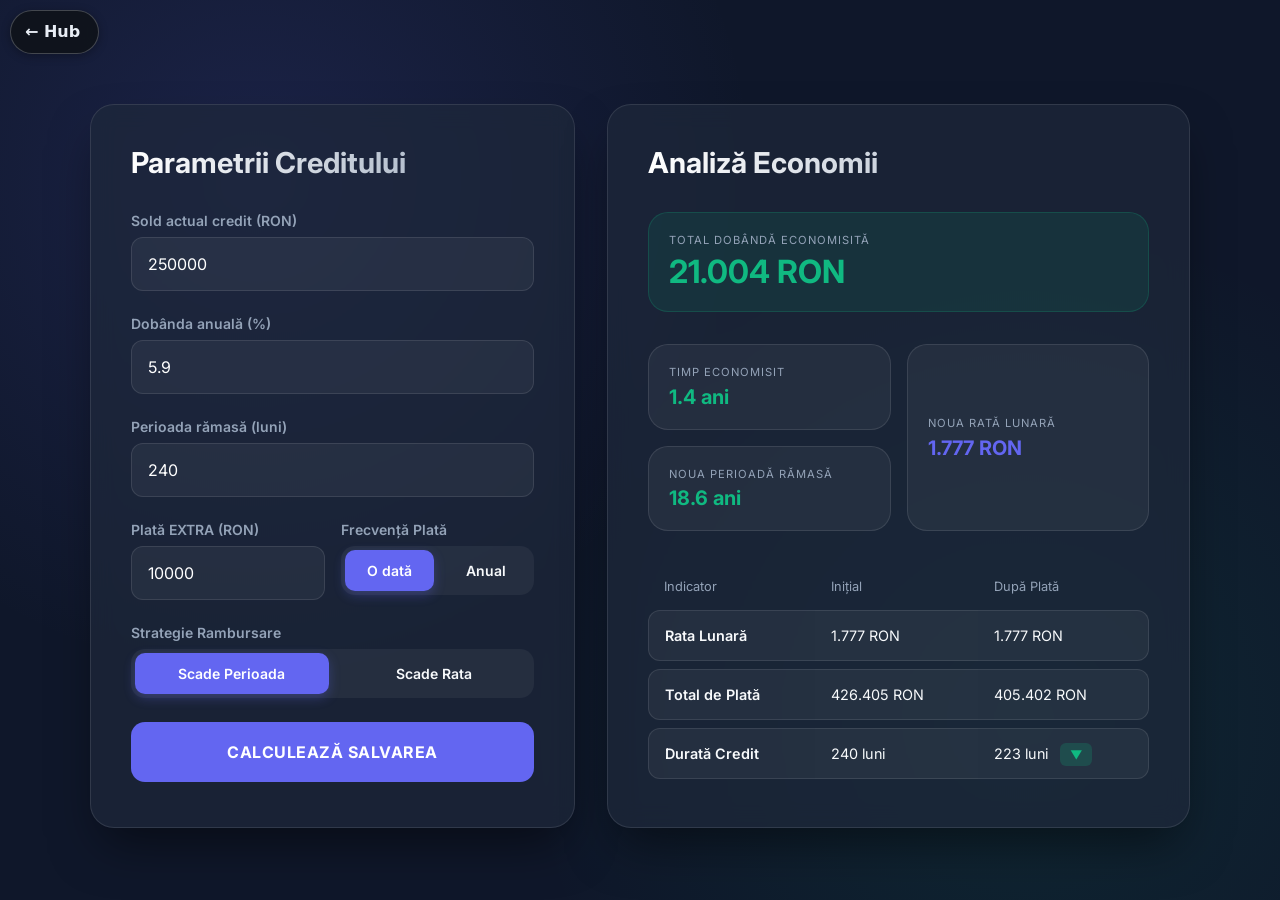
<file: credit/index.html>
<!DOCTYPE html>
<html lang="ro">

<head>
    <meta charset="UTF-8">
    <meta name="viewport" content="width=device-width, initial-scale=1.0">
    <title>Calculator Rambursare Anticipată - Premium</title>
    <link rel="preconnect" href="https://fonts.googleapis.com">
    <link rel="preconnect" href="https://fonts.gstatic.com" crossorigin>
    <link href="https://fonts.googleapis.com/css2?family=Inter:wght@300;400;600;700&display=swap" rel="stylesheet">
    <style>
        :root {
            --primary: #6366f1;
            --primary-hover: #4f46e5;
            --bg: #0f172a;
            --card-bg: rgba(30, 41, 59, 0.7);
            --text: #f8fafc;
            --text-muted: #94a3b8;
            --glass: rgba(255, 255, 255, 0.05);
            --glass-border: rgba(255, 255, 255, 0.1);
            --accent: #10b981;
            --danger: #ef4444;
        }

        * {
            margin: 0;
            padding: 0;
            box-sizing: border-box;
            font-family: 'Inter', sans-serif;
        }

        body {
            background-color: var(--bg);
            background-image:
                radial-gradient(circle at 20% 20%, rgba(99, 102, 241, 0.15) 0%, transparent 40%),
                radial-gradient(circle at 80% 80%, rgba(16, 185, 129, 0.1) 0%, transparent 40%);
            color: var(--text);
            min-height: 100vh;
            display: flex;
            align-items: center;
            justify-content: center;
            padding: 2rem;
        }

        .container {
            max-width: 1100px;
            width: 100%;
            display: grid;
            grid-template-columns: 1fr 1.2fr;
            gap: 2rem;
            animation: fadeIn 0.8s ease-out;
        }

        @media (max-width: 900px) {
            .container {
                grid-template-columns: 1fr;
            }
        }

        .card {
            background: var(--card-bg);
            backdrop-filter: blur(12px);
            -webkit-backdrop-filter: blur(12px);
            border: 1px solid var(--glass-border);
            border-radius: 24px;
            padding: 2.5rem;
            box-shadow: 0 25px 50px -12px rgba(0, 0, 0, 0.5);
        }

        h1 {
            font-size: 1.8rem;
            font-weight: 700;
            margin-bottom: 2rem;
            background: linear-gradient(90deg, #fff, #94a3b8);
            -webkit-background-clip: text;
            -webkit-text-fill-color: transparent;
        }

        .input-group {
            margin-bottom: 1.5rem;
        }

        label {
            display: block;
            font-size: 0.875rem;
            font-weight: 600;
            color: var(--text-muted);
            margin-bottom: 0.5rem;
        }

        input {
            width: 100%;
            padding: 1rem;
            background: var(--glass);
            border: 1px solid var(--glass-border);
            border-radius: 12px;
            color: #fff;
            font-size: 1rem;
            transition: all 0.3s;
        }

        input:focus {
            outline: none;
            border-color: var(--primary);
            box-shadow: 0 0 0 4px rgba(99, 102, 241, 0.2);
            background: rgba(255, 255, 255, 0.08);
        }

        .toggle-group {
            display: grid;
            grid-template-columns: 1fr 1fr;
            gap: 0.5rem;
            background: var(--glass);
            padding: 0.25rem;
            border-radius: 14px;
            margin-bottom: 1.5rem;
        }

        .toggle-option {
            padding: 0.75rem;
            text-align: center;
            cursor: pointer;
            border-radius: 10px;
            font-size: 0.875rem;
            font-weight: 600;
            transition: all 0.3s;
        }

        .toggle-option.active {
            background: var(--primary);
            color: #fff;
            box-shadow: 0 4px 12px rgba(99, 102, 241, 0.3);
        }

        .btn-calculate {
            width: 100%;
            padding: 1.25rem;
            background: var(--primary);
            color: #fff;
            border: none;
            border-radius: 14px;
            font-size: 1rem;
            font-weight: 700;
            cursor: pointer;
            transition: all 0.3s;
            text-transform: uppercase;
            letter-spacing: 0.5px;
        }

        .btn-calculate:hover {
            background: var(--primary-hover);
            transform: translateY(-2px);
            box-shadow: 0 10px 20px rgba(79, 70, 229, 0.4);
        }

        /* Results Area */
        .results-header {
            margin-bottom: 2rem;
        }

        .stat-grid {
            display: grid;
            grid-template-columns: 1fr 1fr;
            gap: 1rem;
            margin-bottom: 2rem;
        }

        /* Specific layout for the 3 smaller cards on the right */
        .sub-stats {
            display: grid;
            grid-template-columns: 1fr;
            gap: 1rem;
        }

        .stat-card {
            background: var(--glass);
            padding: 1.25rem;
            border-radius: 20px;
            border: 1px solid var(--glass-border);
            transition: transform 0.3s;
        }

        .stat-card:hover {
            transform: scale(1.02);
        }

        .stat-label {
            font-size: 0.7rem;
            color: var(--text-muted);
            text-transform: uppercase;
            letter-spacing: 1px;
            margin-bottom: 0.35rem;
            display: block;
        }

        .stat-value {
            font-size: 1.25rem;
            font-weight: 700;
            color: var(--accent);
        }

        .stat-value.hero {
            font-size: 2rem;
        }

        .comparison-table {
            width: 100%;
            border-collapse: separate;
            border-spacing: 0 0.5rem;
        }

        .comparison-table th {
            text-align: left;
            padding: 0.5rem 1rem;
            color: var(--text-muted);
            font-size: 0.8rem;
            font-weight: 400;
        }

        .comparison-table td {
            padding: 1rem;
            background: var(--glass);
            border-top: 1px solid var(--glass-border);
            border-bottom: 1px solid var(--glass-border);
            font-size: 0.9rem;
        }

        .comparison-table td:first-child {
            border-left: 1px solid var(--glass-border);
            border-top-left-radius: 12px;
            border-bottom-left-radius: 12px;
            font-weight: 600;
        }

        .comparison-table td:last-child {
            border-right: 1px solid var(--glass-border);
            border-top-right-radius: 12px;
            border-bottom-right-radius: 12px;
        }

        .diff-tag {
            font-size: 0.75rem;
            padding: 0.25rem 0.6rem;
            border-radius: 6px;
            margin-left: 0.5rem;
            font-weight: 700;
        }

        .diff-good {
            background: rgba(16, 185, 129, 0.2);
            color: #10b981;
        }

        @keyframes fadeIn {
            from {
                opacity: 0;
                transform: translateY(20px);
            }

            to {
                opacity: 1;
                transform: translateY(0);
            }
        }
    </style>
<style>
.hubbtn{position:fixed;top:max(10px,env(safe-area-inset-top));left:max(10px,env(safe-area-inset-left));z-index:2147483000;display:inline-flex;align-items:center;gap:6px;min-height:44px;padding:0 18px 0 14px;border-radius:999px;background:rgba(15,19,26,.9);color:#E8EDF5;border:1px solid rgba(255,255,255,.22);font:600 16px/1 system-ui,-apple-system,"Segoe UI",Roboto,sans-serif;text-decoration:none;-webkit-backdrop-filter:blur(8px);backdrop-filter:blur(8px);box-shadow:0 2px 10px rgba(0,0,0,.3);-webkit-tap-highlight-color:transparent}
.hubbtn:active{transform:scale(.96)}
.hubbtn:focus-visible{outline:3px solid #7DA2FF;outline-offset:2px}
body{box-sizing:border-box;padding-top:calc(64px + env(safe-area-inset-top))}
</style>
</head>

<body>
<a class="hubbtn" href="../index.html" aria-label="Înapoi la Hub">← Hub</a>

    <div class="container">
        <!-- Configuration Card -->
        <div class="card">
            <h1>Parametrii Creditului</h1>

            <div class="input-group">
                <label>Sold actual credit (RON)</label>
                <input type="number" id="balance" placeholder="Ex: 250000" value="250000">
            </div>

            <div class="input-group">
                <label>Dobânda anuală (%)</label>
                <input type="number" step="0.01" id="rate" placeholder="Ex: 5.9" value="5.9">
            </div>

            <div class="input-group">
                <label>Perioada rămasă (luni)</label>
                <input type="number" id="months" placeholder="Ex: 240" value="240">
            </div>

            <div style="display: grid; grid-template-columns: 1fr 1fr; gap: 1rem;">
                <div class="input-group">
                    <label>Plată EXTRA (RON)</label>
                    <input type="number" id="extra" placeholder="Ex: 10000" value="10000">
                </div>
                <div class="input-group">
                    <label>Frecvență Plată</label>
                    <div class="toggle-group" style="margin-bottom: 0;">
                        <div class="toggle-option active" data-freq="once" onclick="setFrequency('once')">O dată</div>
                        <div class="toggle-option" data-freq="annual" onclick="setFrequency('annual')">Anual</div>
                    </div>
                </div>
            </div>

            <label>Strategie Rambursare</label>
            <div class="toggle-group">
                <div class="toggle-option active" data-strategy="period" onclick="setStrategy('period')">Scade Perioada
                </div>
                <div class="toggle-option" data-strategy="installment" onclick="setStrategy('installment')">Scade Rata
                </div>
            </div>

            <button class="btn-calculate" onclick="calculate()">Calculează Salvarea</button>
        </div>

        <!-- Results Card -->
        <div id="results" class="card">
            <div class="results-header">
                <h1>Analiză Economii</h1>
                <div class="stat-card"
                    style="background: rgba(16, 185, 129, 0.1); border-color: rgba(16, 185, 129, 0.2); margin-top: 1rem;">
                    <span class="stat-label">Total Dobândă Economisită</span>
                    <div id="totalSavings" class="stat-value hero">0 RON</div>
                </div>
            </div>

            <div class="stat-grid">
                <!-- Column 1 -->
                <div class="sub-stats">
                    <div class="stat-card">
                        <span class="stat-label" id="impactLabel">Timp Economisit</span>
                        <div id="impactValue" class="stat-value">0 luni</div>
                    </div>
                    <div class="stat-card">
                        <span class="stat-label">Noua Perioadă Rămasă</span>
                        <div id="timeRemaining" class="stat-value">0 luni</div>
                    </div>
                </div>
                <!-- Column 2 (New Monthly Payment - Now Hero) -->
                <div class="sub-stats">
                    <div class="stat-card"
                        style="height: 100%; display: flex; flex-direction: column; justify-content: center;">
                        <span class="stat-label">Noua Rată Lunară</span>
                        <div id="newMonthly" class="stat-value" style="color: #6366f1;">0 RON</div>
                    </div>
                </div>
            </div>

            <table class="comparison-table">
                <thead>
                    <tr>
                        <th>Indicator</th>
                        <th>Inițial</th>
                        <th>După Plată</th>
                    </tr>
                </thead>
                <tbody>
                    <tr>
                        <td>Rata Lunară</td>
                        <td id="compOldRate">0 RON</td>
                        <td id="compNewRate">0 RON</td>
                    </tr>
                    <tr>
                        <td>Total de Plată</td>
                        <td id="compOldTotal">0 RON</td>
                        <td id="compNewTotal">0 RON</td>
                    </tr>
                    <tr>
                        <td>Durată Credit</td>
                        <td id="compOldMonths">0 luni</td>
                        <td id="compNewMonths">0 luni</td>
                    </tr>
                </tbody>
            </table>
        </div>
    </div>

    <script>
        let currentStrategy = 'period';
        let currentFrequency = 'once';

        function setStrategy(strategy) {
            currentStrategy = strategy;
            document.querySelectorAll('[data-strategy]').forEach(opt => {
                opt.classList.toggle('active', opt.dataset.strategy === strategy);
            });
            calculate();
        }

        function setFrequency(freq) {
            currentFrequency = freq;
            document.querySelectorAll('[data-freq]').forEach(opt => {
                opt.classList.toggle('active', opt.dataset.freq === freq);
            });
            calculate();
        }

        function calculateAnnuity(principal, annualRate, months) {
            if (months <= 0 || principal <= 0) return 0;
            const r = annualRate / 100 / 12;
            if (r === 0) return principal / months;
            return principal * (r * Math.pow(1 + r, months)) / (Math.pow(1 + r, months) - 1);
        }

        function calculate() {
            const P = parseFloat(document.getElementById('balance').value) || 0;
            const annualRate = parseFloat(document.getElementById('rate').value) || 0;
            const originalMonths = parseInt(document.getElementById('months').value) || 0;
            const extraAmount = parseFloat(document.getElementById('extra').value) || 0;

            if (P <= 0 || annualRate <= 0 || originalMonths <= 0) return;

            const r = annualRate / 100 / 12;

            // --- Baseline Calculation ---
            const originalMonthly = Number(calculateAnnuity(P, annualRate, originalMonths).toFixed(2));
            let baselineInterest = 0;
            let tempP = P;
            for (let i = 0; i < originalMonths; i++) {
                const interest = Number((tempP * r).toFixed(2));
                baselineInterest += interest;
                const payment = Math.min(Number((tempP + interest).toFixed(2)), originalMonthly);
                tempP = Number((tempP + interest - payment).toFixed(2));
            }
            const originalTotalRepayment = Number((P + baselineInterest).toFixed(2));

            // --- Advanced Calculation (with simulation & rounding) ---
            let currentP = P;
            let totalInterestPaid = 0;
            let currentMonthly = originalMonthly;
            let monthCount = 0;

            // Simulation loop (Standard Bank Amortization)
            while (currentP > 0.005 && monthCount < 600) {
                monthCount++;

                // 1. Calculate Interest for the current principal (rounded to 2 decimals like a bank)
                const interest = Number((currentP * r).toFixed(2));
                totalInterestPaid += interest;

                // 2. Regular Payment
                let payment = Math.min(Number((currentP + interest).toFixed(2)), currentMonthly);
                currentP = Number((currentP + interest - payment).toFixed(2));

                // 3. Extra Payment (Applied after regular payment for the month)
                let applyExtra = false;
                if (currentFrequency === 'once' && monthCount === 1) applyExtra = true;
                // Annual payment typically starts in the first year
                if (currentFrequency === 'annual' && (monthCount - 1) % 12 === 0) applyExtra = true;

                if (applyExtra && currentP > 0) {
                    const actualExtra = Math.min(currentP, extraAmount);
                    currentP = Number((currentP - actualExtra).toFixed(2));

                    // If Strategy is Reduce Rate, recalculate installment for the remaining duration
                    if (currentStrategy === 'installment') {
                        const remainingDuration = originalMonths - monthCount;
                        if (remainingDuration > 0) {
                            currentMonthly = Number(calculateAnnuity(currentP, annualRate, remainingDuration).toFixed(2));
                        } else {
                            currentMonthly = currentP;
                        }
                    }
                }

                if (currentP <= 0) break;
            }

            const newTotalRepayment = Number((P + totalInterestPaid).toFixed(2));
            const totalSavings = originalTotalRepayment - newTotalRepayment;

            // --- UI Updates ---
            document.getElementById('totalSavings').innerText = `${Math.round(totalSavings).toLocaleString('ro-RO')} RON`;
            document.getElementById('newMonthly').innerText = `${Math.round(currentMonthly).toLocaleString('ro-RO')} RON`;

            document.getElementById('compOldRate').innerText = `${Math.round(originalMonthly).toLocaleString('ro-RO')} RON`;
            document.getElementById('compNewRate').innerHTML = `${Math.round(currentMonthly).toLocaleString('ro-RO')} RON ${currentMonthly < originalMonthly - 1 ? '<span class="diff-tag diff-good">▼</span>' : ''}`;

            document.getElementById('compOldTotal').innerText = `${Math.round(originalTotalRepayment).toLocaleString('ro-RO')} RON`;
            document.getElementById('compNewTotal').innerText = `${Math.round(newTotalRepayment).toLocaleString('ro-RO')} RON`;

            document.getElementById('compOldMonths').innerText = `${originalMonths} luni`;
            document.getElementById('compNewMonths').innerHTML = `${monthCount} luni ${monthCount < originalMonths ? '<span class="diff-tag diff-good">▼</span>' : ''}`;

            // Time Remaining Card
            document.getElementById('timeRemaining').innerText = monthCount >= 12
                ? `${(monthCount / 12).toFixed(1)} ani`
                : `${monthCount} luni`;

            if (currentStrategy === 'period') {
                document.getElementById('impactLabel').innerText = "Timp Economisit";
                const monthsSaved = originalMonths - monthCount;
                document.getElementById('impactValue').innerText = monthsSaved >= 12
                    ? `${(monthsSaved / 12).toFixed(1)} ani`
                    : `${Math.round(monthsSaved)} luni`;
            } else {
                document.getElementById('impactLabel').innerText = "Rată Scăzută Cu";
                document.getElementById('impactValue').innerText = `${Math.round(originalMonthly - currentMonthly)} RON`;
            }
        }

        calculate();
    </script>
</body>

</html>
</file>
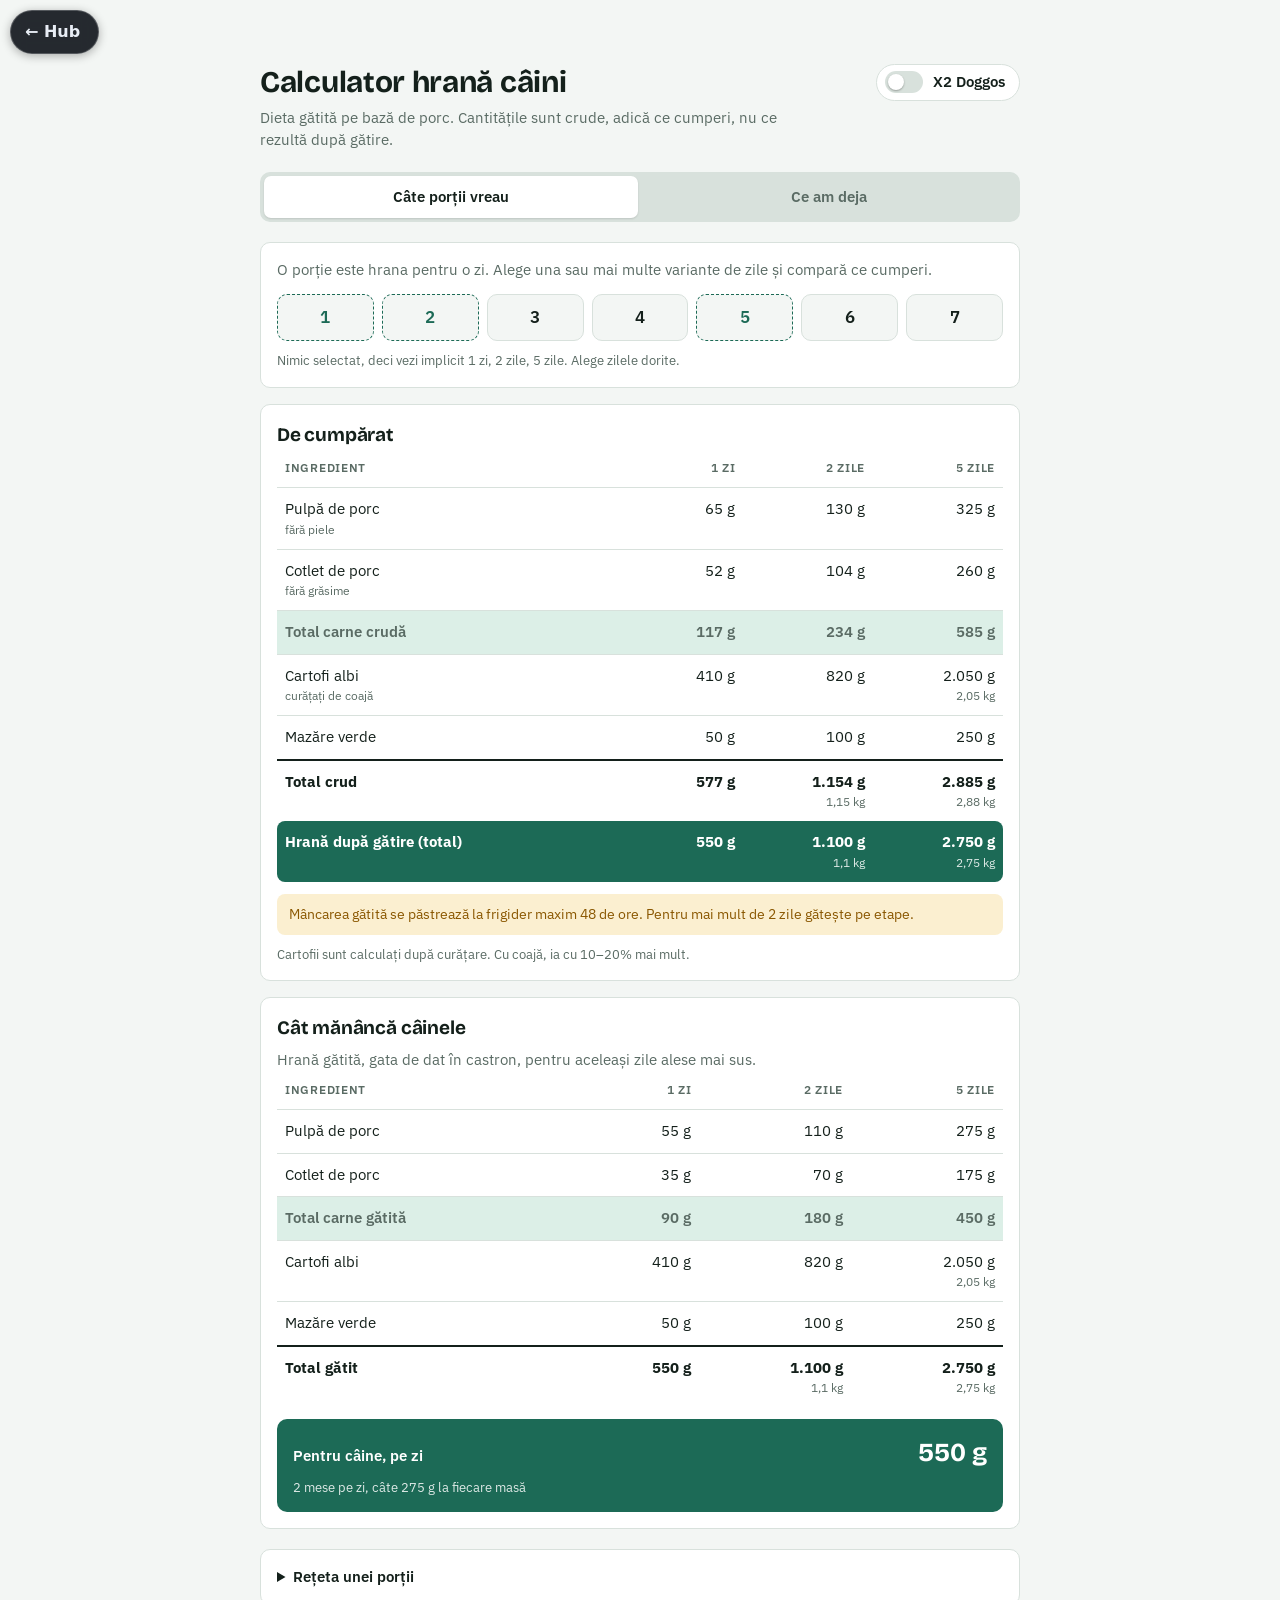
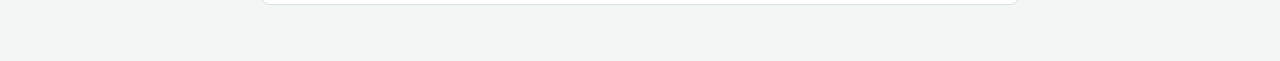
<file: dogfood/index.html>
<!doctype html>
<html lang="ro">
<head>
<meta charset="utf-8">
<meta name="viewport" content="width=device-width, initial-scale=1, viewport-fit=cover">
<title>Calculator hrană câini</title>
<link rel="stylesheet" href="https://fonts.googleapis.com/css2?family=Bricolage+Grotesque:wght@600;700&family=IBM+Plex+Sans:wght@400;500;600&display=swap">
<style>
/* Layout: one narrow working column (max 760px). Tabs on top, inputs, then a ledger-style table
   with subtotal rows and a closing band for the cooked total. */
:root {
  --bg: #F3F6F4;
  --surface: #FFFFFF;
  --fg: #14201B;
  --muted: #5A6B64;
  --line: #D8E1DC;
  --accent: #1C6A56;
  --accent-fg: #FFFFFF;
  --accent-soft: #DCEFE7;
  --warn: #8A5700;
  --warn-soft: #FBEFD0;
  --bad: #A3362B;
  --f-display: "Bricolage Grotesque", "Segoe UI", system-ui, sans-serif;
  --f-body: "IBM Plex Sans", "Segoe UI", system-ui, sans-serif;
}
@media (prefers-color-scheme: dark) {
  :root:not([data-theme="light"]) {
    --bg: #0E1512;
    --surface: #16201C;
    --fg: #E5EEE9;
    --muted: #94A69E;
    --line: #28372F;
    --accent: #5FC6A5;
    --accent-fg: #07140E;
    --accent-soft: #1B3A30;
    --warn: #EAB85A;
    --warn-soft: #3A2D12;
    --bad: #F2897D;
    color-scheme: dark;
  }
}
:root[data-theme="dark"] {
  --bg: #0E1512;
  --surface: #16201C;
  --fg: #E5EEE9;
  --muted: #94A69E;
  --line: #28372F;
  --accent: #5FC6A5;
  --accent-fg: #07140E;
  --accent-soft: #1B3A30;
  --warn: #EAB85A;
  --warn-soft: #3A2D12;
  --bad: #F2897D;
  color-scheme: dark;
}
* { box-sizing: border-box; }
body {
  background: var(--bg);
  color: var(--fg);
  font-family: var(--f-body);
  font-size: 15px;
  line-height: 1.5;
  padding-block: 28px 56px;
  padding-left: max(16px, env(safe-area-inset-left, 0px));
  padding-right: max(16px, env(safe-area-inset-right, 0px));
}
.wrap { max-width: 760px; margin: 0 auto; display: flex; flex-direction: column; gap: 20px; }
h1, h2 { font-family: var(--f-display); text-wrap: balance; margin: 0; letter-spacing: -0.01em; }
h1 { font-size: 30px; line-height: 1.1; }
h2 { font-size: 19px; }
.sub { color: var(--muted); margin: 6px 0 0; max-width: 60ch; }
.num { font-variant-numeric: tabular-nums; }

.tabs { display: grid; grid-template-columns: 1fr 1fr; gap: 4px; padding: 4px; background: var(--line); border-radius: 10px; }
.tab {
  font: inherit; font-weight: 600; color: var(--muted); background: transparent; border: 0;
  border-radius: 7px; padding: 10px 8px; cursor: pointer; min-width: 0;
}
.tab[aria-selected="true"] { background: var(--surface); color: var(--fg); box-shadow: 0 1px 2px rgba(0,0,0,.12); }
:focus-visible { outline: 2px solid var(--accent); outline-offset: 2px; }

.panel { display: flex; flex-direction: column; gap: 16px; }
.box { background: var(--surface); border: 1px solid var(--line); border-radius: 10px; padding: 16px; }
.lead { color: var(--muted); margin: 0 0 12px; }

label.field { display: flex; flex-direction: column; gap: 4px; min-width: 0; font-weight: 500; }
label.field small { color: var(--muted); font-weight: 400; }
input[type="number"] {
  font: inherit; font-variant-numeric: tabular-nums; color: var(--fg); background: var(--bg);
  border: 1px solid var(--line); border-radius: 8px; padding: 10px 12px; width: 100%; min-width: 0;
}
input[type="number"]:focus { border-color: var(--accent); }
.unit { position: relative; }
.unit input { padding-right: 36px; }
.unit::after { content: "g"; position: absolute; right: 12px; top: 50%; transform: translateY(-50%); color: var(--muted); pointer-events: none; }

.stepper { display: flex; gap: 8px; align-items: stretch; }
.stepper input { text-align: center; font-size: 22px; font-weight: 600; max-width: 110px; }
.btn {
  font: inherit; font-weight: 600; color: var(--fg); background: var(--surface); border: 1px solid var(--line);
  border-radius: 8px; padding: 8px 14px; cursor: pointer;
}
.btn:hover { border-color: var(--accent); }
.btn.sq { width: 44px; padding: 0; font-size: 20px; }
.chips { display: flex; flex-wrap: wrap; gap: 8px; margin-top: 12px; align-items: center; }
.chips .lbl { color: var(--muted); margin-right: 2px; }
.chip { font: inherit; font-weight: 500; border: 1px solid var(--line); background: var(--bg); color: var(--fg); border-radius: 999px; padding: 4px 14px; cursor: pointer; }
.chip[aria-pressed="true"] { background: var(--accent); border-color: var(--accent); color: var(--accent-fg); }
.chip.dflt { border-style: dashed; border-color: var(--accent); color: var(--accent); }
.days { display: grid; grid-template-columns: repeat(7, 1fr); gap: 8px; }
.days .chip { padding: 10px 0; text-align: center; font-weight: 600; font-size: 17px; border-radius: 10px; font-variant-numeric: tabular-nums; }

.top { display: flex; flex-wrap: wrap; align-items: center; justify-content: space-between; gap: 12px 16px; }
.switch {
  display: inline-flex; align-items: center; gap: 10px; font: inherit; font-weight: 600; color: var(--fg);
  background: var(--surface); border: 1px solid var(--line); border-radius: 999px; padding: 6px 14px 6px 8px; cursor: pointer;
}
.switch .trk { position: relative; width: 38px; height: 22px; border-radius: 999px; background: var(--line); flex: none; }
.switch .trk::after { content: ""; position: absolute; top: 3px; left: 3px; width: 16px; height: 16px; border-radius: 50%; background: var(--surface); box-shadow: 0 1px 2px rgba(0,0,0,.3); }
.switch[aria-checked="true"] { border-color: var(--accent); }
.switch[aria-checked="true"] .trk { background: var(--accent); }
.switch[aria-checked="true"] .trk::after { left: 19px; background: var(--accent-fg); }
@media (prefers-reduced-motion: no-preference) {
  .switch .trk, .switch .trk::after { transition: background .15s, left .15s; }
}

.grid4 { display: grid; grid-template-columns: repeat(auto-fit, minmax(160px, 1fr)); gap: 14px; }

.tblwrap { overflow-x: auto; }
table { width: 100%; border-collapse: collapse; }
th, td { padding: 10px 8px; text-align: left; vertical-align: top; border-bottom: 1px solid var(--line); }
th { font-size: 12px; text-transform: uppercase; letter-spacing: .06em; color: var(--muted); font-weight: 600; white-space: nowrap; }
td.n, th.n { text-align: right; font-variant-numeric: tabular-nums; }
td small, .kg { display: block; color: var(--muted); font-size: 12px; font-weight: 400; }
td .note { color: var(--muted); font-size: 12px; display: block; }
tr.sub td { background: var(--accent-soft); font-weight: 600; }
tr.tot td { font-weight: 700; border-bottom: 0; border-top: 2px solid var(--fg); }
#panel-portii td.n, #panel-portii th.n { white-space: nowrap; }
#panel-portii td:first-child, #panel-portii th:first-child { position: sticky; left: 0; background: var(--surface); }
#panel-portii tr.sub td:first-child { background: var(--accent-soft); }
#panel-portii tr.cookrow td:first-child { background: var(--accent); }
tr.cookrow td { background: var(--accent); color: var(--accent-fg); font-weight: 700; border-bottom: 0; }
tr.cookrow td small { color: inherit; opacity: .85; }
tr.cookrow td:first-child { border-radius: 8px 0 0 8px; }
tr.cookrow td:last-child { border-radius: 0 8px 8px 0; }
.pill { display: inline-block; font-size: 11px; font-weight: 600; background: var(--warn-soft); color: var(--warn); border-radius: 999px; padding: 1px 8px; margin-left: 6px; vertical-align: 1px; white-space: nowrap; }
.good { color: var(--accent); font-weight: 600; }
.short { color: var(--bad); font-weight: 600; }

.cooked {
  display: flex; flex-wrap: wrap; justify-content: space-between; align-items: baseline; gap: 6px 16px;
  background: var(--accent); color: var(--accent-fg); border-radius: 10px; padding: 14px 16px; margin-top: 12px;
}
.cooked .t { font-weight: 600; }
.cooked .v { font-family: var(--f-display); font-size: 26px; font-weight: 700; font-variant-numeric: tabular-nums; }
.cooked .d { flex-basis: 100%; font-size: 13px; opacity: .85; font-variant-numeric: tabular-nums; }

.headline { display: flex; flex-wrap: wrap; align-items: baseline; gap: 4px 14px; }
.headline .big { font-family: var(--f-display); font-size: 44px; font-weight: 700; line-height: 1; color: var(--accent); font-variant-numeric: tabular-nums; }
.headline .what { font-size: 17px; font-weight: 600; }
.why { color: var(--muted); margin: 8px 0 0; }
.callout { border-radius: 8px; padding: 10px 12px; background: var(--warn-soft); color: var(--warn); margin-top: 12px; font-size: 14px; }
.foot { color: var(--muted); font-size: 13px; margin: 10px 0 0; }
.empty { color: var(--muted); margin: 0; }

details.recipe summary { cursor: pointer; font-weight: 600; }
details.recipe[open] summary { margin-bottom: 12px; }
.rtable td { vertical-align: middle; }
.rtable input { max-width: 110px; margin-left: auto; display: block; padding: 6px 8px; text-align: right; }

@media (max-width: 480px) {
  h1 { font-size: 26px; }
  .headline .big { font-size: 38px; }
  th, td { padding: 9px 5px; }
}
@media (prefers-reduced-motion: no-preference) {
  .tab, .btn, .chip { transition: background .15s, border-color .15s, color .15s; }
}
html{color-scheme:light}
body{margin:0}
[hidden]{display:none!important}
</style>

<style>
.hubbtn{position:fixed;top:max(10px,env(safe-area-inset-top));left:max(10px,env(safe-area-inset-left));z-index:2147483000;display:inline-flex;align-items:center;gap:6px;min-height:44px;padding:0 18px 0 14px;border-radius:999px;background:rgba(15,19,26,.9);color:#E8EDF5;border:1px solid rgba(255,255,255,.22);font:600 16px/1 system-ui,-apple-system,"Segoe UI",Roboto,sans-serif;text-decoration:none;-webkit-backdrop-filter:blur(8px);backdrop-filter:blur(8px);box-shadow:0 2px 10px rgba(0,0,0,.3);-webkit-tap-highlight-color:transparent}
.hubbtn:active{transform:scale(.96)}
.hubbtn:focus-visible{outline:3px solid #7DA2FF;outline-offset:2px}
body{box-sizing:border-box;padding-top:calc(64px + env(safe-area-inset-top))}
</style>
</head>
<body>
<a class="hubbtn" href="../index.html" aria-label="Înapoi la Hub">← Hub</a>
<div class="wrap">
  <header>
    <div class="top">
      <h1>Calculator hrană câini</h1>
      <button class="switch" id="dbl" type="button" role="switch" aria-checked="false"><span class="trk"></span>X2 Doggos</button>
    </div>
    <p class="sub">Dieta gătită pe bază de porc. Cantitățile sunt crude, adică ce cumperi, nu ce rezultă după gătire.</p>
  </header>

  <div class="tabs" role="tablist" aria-label="Mod de calcul">
    <button class="tab" role="tab" id="tab-portii" aria-controls="panel-portii" aria-selected="true" type="button">Câte porții vreau</button>
    <button class="tab" role="tab" id="tab-am" aria-controls="panel-am" aria-selected="false" type="button">Ce am deja</button>
  </div>

  <section class="panel" id="panel-portii" role="tabpanel" aria-labelledby="tab-portii">
    <div class="box">
      <p class="lead">O porție este hrana pentru o zi. Alege una sau mai multe variante de zile și compară ce cumperi.</p>
      <div class="days" id="days" role="group" aria-label="Număr de zile"></div>
      <p class="foot" id="days-hint"></p>
    </div>
    <div class="box">
      <h2 id="p-title">De cumpărat</h2>
      <div id="out-portii"></div>
    </div>
    <div class="box">
      <h2>Cât mănâncă câinele</h2>
      <p class="lead" style="margin:6px 0 0">Hrană gătită, gata de dat în castron, pentru aceleași zile alese mai sus.</p>
      <div id="out-eat"></div>
    </div>
  </section>

  <section class="panel" id="panel-am" role="tabpanel" aria-labelledby="tab-am" hidden>
    <div class="box">
      <p class="lead">Scrie cât ai din oricare ingredient, în grame crude. Cele goale nu limitează calculul.</p>
      <div class="grid4" id="have-grid"></div>
      <div class="chips"><button class="btn" id="clear" type="button">Șterge tot</button></div>
    </div>
    <div class="box">
      <div id="out-am"></div>
    </div>
  </section>

  <details class="box recipe" id="recipe">
    <summary>Rețeta unei porții</summary>
    <p class="lead">Valorile gătite sunt din fișa dietei. Carnea crudă e mărită față de fișă (pulpă 65 g în loc de 60 g, cotlet 52 g în loc de 48 g), pentru că la gătit se pierde mai multă apă. Le poți schimba dacă medicul veterinar modifică rețeta.</p>
    <div class="tblwrap">
      <table class="rtable">
        <thead><tr><th>Ingredient</th><th class="n">Crud (g)</th><th class="n">Gătit (g)</th></tr></thead>
        <tbody id="recipe-body"></tbody>
      </table>
    </div>
    <div class="chips"><button class="btn" id="reset" type="button">Revino la valorile din fișă</button></div>
  </details>
</div>

<script>
(function () {
  var DEFAULTS = [
    // Fișa veterinară zice 60 g și 48 g crud, dar la gătit a ieșit prea puțin (testat pe 5 zile, X2):
    // carnea crudă e mărită (pulpă 65 g, cotlet 52 g) ca să iasă cantitatea gătită din fișă (55 g și 35 g).
    { id: 'pulpa',   name: 'Pulpă de porc',  note: 'fără piele',    raw: 65,  cooked: 55,  meat: true },
    { id: 'cotlet',  name: 'Cotlet de porc', note: 'fără grăsime',  raw: 52,  cooked: 35,  meat: true },
    { id: 'cartofi', name: 'Cartofi albi',   note: 'curățați de coajă', raw: 410, cooked: 410 },
    { id: 'mazare',  name: 'Mazăre verde',   note: '',              raw: 50,  cooked: 50 }
  ];
  var KEY = 'calc-hrana-caini-v1';
  var VER = 4; // v4: carnea crudă mărită (pulpă 65, cotlet 52); rețetele salvate înainte nu se mai încarcă
  var DEFAULT_DAYS = [1, 2, 5];
  var MEALS = 2; // fișa: cantitatea zilnică se împarte în 2 mese
  // days is not persisted: a fresh visit starts with nothing selected and falls back to DEFAULT_DAYS
  var state = { tab: 'portii', days: [], double: false, have: { pulpa: '500', cotlet: '', cartofi: '', mazare: '' }, recipe: {} };
  DEFAULTS.forEach(function (d) { state.recipe[d.id] = { raw: d.raw, cooked: d.cooked }; });

  try {
    var saved = JSON.parse(localStorage.getItem(KEY) || 'null');
    if (saved) {
      if (saved.tab === 'portii' || saved.tab === 'am') state.tab = saved.tab;
      if (saved.double === true) state.double = true;
      if (saved.have) DEFAULTS.forEach(function (d) { if (typeof saved.have[d.id] === 'string') state.have[d.id] = saved.have[d.id]; });
      if (saved.ver === VER && saved.recipe) DEFAULTS.forEach(function (d) {
        var r = saved.recipe[d.id];
        if (r && r.raw > 0 && r.cooked >= 0) state.recipe[d.id] = { raw: r.raw, cooked: r.cooked };
      });
    }
  } catch (e) {}
  function persist() {
    try { localStorage.setItem(KEY, JSON.stringify({ ver: VER, tab: state.tab, double: state.double, have: state.have, recipe: state.recipe })); } catch (e) {}
  }

  function $(id) { return document.getElementById(id); }
  function f(n) {
    var r = Math.round(n * 10) / 10, p = String(r).split('.');
    return p[0].replace(/\B(?=(\d{3})+(?!\d))/g, '.') + (p[1] ? ',' + p[1] : '');
  }
  function kg(n) {
    if (n < 1000) return '';
    var s = (n / 1000).toFixed(2).replace('.', ',').replace(/,?0+$/, '');
    return '<small>' + s + ' kg</small>';
  }
  function amt(n) { return f(n) + ' g' + kg(n); }
  function plural(n) { return n === 1 ? 'porție' : 'porții'; }
  function num(v) {
    if (v === '' || v == null) return null;
    var n = parseFloat(String(v).replace(',', '.'));
    return isFinite(n) && n >= 0 ? n : null;
  }
  function mult() { return state.double ? 2 : 1; }
  function raw(d) { return state.recipe[d.id].raw * mult(); }
  function cooked(d) { return state.recipe[d.id].cooked * mult(); }
  function dayLbl(n) { return n + (n === 1 ? ' zi' : ' zile'); }

  /* ---------- static inputs ---------- */
  var haveGrid = $('have-grid');
  DEFAULTS.forEach(function (d) {
    var l = document.createElement('label');
    l.className = 'field';
    l.innerHTML = '<span>' + d.name + '</span><span class="unit"><input type="number" min="0" step="any" inputmode="decimal" id="have-' + d.id + '" placeholder="0"></span><small id="per-' + d.id + '"></small>';
    haveGrid.appendChild(l);
    var inp = l.querySelector('input');
    inp.value = state.have[d.id];
    inp.addEventListener('input', function () { state.have[d.id] = inp.value; persist(); renderAm(); });
  });

  var rb = $('recipe-body');
  DEFAULTS.forEach(function (d) {
    var tr = document.createElement('tr');
    tr.innerHTML = '<td>' + d.name + '</td>' +
      '<td><input type="number" min="1" step="any" id="r-raw-' + d.id + '" aria-label="' + d.name + ', grame crude"></td>' +
      '<td><input type="number" min="0" step="any" id="r-cooked-' + d.id + '" aria-label="' + d.name + ', grame gătite"></td>';
    rb.appendChild(tr);
    ['raw', 'cooked'].forEach(function (k) {
      var inp = tr.querySelector('#r-' + k + '-' + d.id);
      inp.value = state.recipe[d.id][k];
      inp.addEventListener('input', function () {
        var v = parseFloat(inp.value);
        if (!isFinite(v) || v < (k === 'raw' ? 0.1 : 0)) return;
        state.recipe[d.id][k] = v; persist(); renderAll();
      });
    });
  });
  $('reset').addEventListener('click', function () {
    DEFAULTS.forEach(function (d) {
      state.recipe[d.id] = { raw: d.raw, cooked: d.cooked };
      $('r-raw-' + d.id).value = d.raw; $('r-cooked-' + d.id).value = d.cooked;
    });
    persist(); renderAll();
  });

  /* ---------- tab 1 ---------- */
  var daysBox = $('days');
  for (var i = 1; i <= 7; i++) (function (n) {
    var b = document.createElement('button');
    b.type = 'button'; b.className = 'chip'; b.dataset.n = n; b.textContent = n;
    b.setAttribute('aria-label', dayLbl(n));
    b.addEventListener('click', function () {
      var at = state.days.indexOf(n);
      if (at === -1) state.days.push(n); else state.days.splice(at, 1);
      renderPortii();
    });
    daysBox.appendChild(b);
  })(i);

  $('dbl').addEventListener('click', function () {
    state.double = !state.double; persist(); renderAll();
  });

  function activeDays() {
    return (state.days.length ? state.days : DEFAULT_DAYS).slice().sort(function (a, b) { return a - b; });
  }

  function ledger(n, rowFn) {
    // rowFn(d, need) -> extra cells html; shared structure for both tabs
    var meat = 0, all = 0, rows = '';
    DEFAULTS.forEach(function (d) {
      var need = raw(d) * n;
      all += need;
      if (d.meat) meat += need;
      rows += rowFn(d, need);
      if (d.id === 'cotlet') rows += rowFn({ id: '_meat', name: 'Total carne crudă', sub: true }, meat);
    });
    rows += rowFn({ id: '_all', name: 'Total crud', tot: true }, all);
    return rows;
  }
  function cookedBand(n) {
    var per = 0, parts = [];
    DEFAULTS.forEach(function (d) { per += cooked(d); parts.push(f(cooked(d))); });
    return '<div class="cooked"><span class="t">Hrană după gătire (total)</span><span class="v">' + f(per * n) + ' g</span>' +
      '<span class="d">' + parts.join(' + ') + ' = ' + f(per) + ' g pe porție × ' + n + ' ' + plural(n) + '</span></div>';
  }
  var FOOT = '<p class="foot">Cartofii sunt calculați după curățare. Cu coajă, ia cu 10–20% mai mult.</p>';

  function renderPortii() {
    var picked = state.days.length > 0, days = activeDays();
    Array.prototype.forEach.call(daysBox.querySelectorAll('.chip'), function (c) {
      var n = parseInt(c.dataset.n, 10), on = state.days.indexOf(n) !== -1;
      c.setAttribute('aria-pressed', String(on));
      c.classList.toggle('dflt', !picked && DEFAULT_DAYS.indexOf(n) !== -1);
    });
    $('days-hint').textContent = picked
      ? 'Selectat: ' + days.map(dayLbl).join(', ') + '. Apasă din nou o zi ca s-o scoți.'
      : 'Nimic selectat, deci vezi implicit ' + days.map(dayLbl).join(', ') + '. Alege zilele dorite.';

    var head = '<tr><th>Ingredient</th>' + days.map(function (n) { return '<th class="n">' + dayLbl(n) + '</th>'; }).join('') + '</tr>';
    var cells = function (perDay) { return days.map(function (n) { return '<td class="n">' + amt(perDay * n) + '</td>'; }).join(''); };
    var meat = 0, all = 0, cook = 0, rows = '';
    DEFAULTS.forEach(function (d) {
      all += raw(d); cook += cooked(d);
      if (d.meat) meat += raw(d);
      var note = d.note ? '<span class="note">' + d.note + '</span>' : '';
      rows += '<tr><td>' + d.name + note + '</td>' + cells(raw(d)) + '</tr>';
      if (d.id === 'cotlet') rows += '<tr class="sub"><td>Total carne crudă</td>' + cells(meat) + '</tr>';
    });
    rows += '<tr class="tot"><td>Total crud</td>' + cells(all) + '</tr>';
    rows += '<tr class="cookrow"><td>Hrană după gătire (total)</td>' + cells(cook) + '</tr>';

    var warn = days[days.length - 1] > 2 ? '<div class="callout">Mâncarea gătită se păstrează la frigider maxim 48 de ore. Pentru mai mult de 2 zile gătește pe etape.</div>' : '';
    var dbl = state.double ? '<p class="foot">X2 Doggos activ: toate cantitățile sunt dublate (' + f(cook) + ' g gătit pe zi, ' + f(all) + ' g crud pe zi).</p>' : '';
    $('p-title').textContent = 'De cumpărat' + (state.double ? ' (X2 Doggos)' : '');
    $('out-portii').innerHTML = '<div class="tblwrap"><table><thead>' + head + '</thead><tbody>' + rows + '</tbody></table></div>' + dbl + warn + FOOT;

    // what actually goes in the bowl: cooked amounts, same day columns
    var eatRows = '', meatCooked = 0;
    DEFAULTS.forEach(function (d) {
      if (d.meat) meatCooked += cooked(d);
      eatRows += '<tr><td>' + d.name + '</td>' + cells(cooked(d)) + '</tr>';
      if (d.id === 'cotlet') eatRows += '<tr class="sub"><td>Total carne gătită</td>' + cells(meatCooked) + '</tr>';
    });
    eatRows += '<tr class="tot"><td>Total gătit</td>' + cells(cook) + '</tr>';
    var dogs = mult(), perDay = cook / dogs, perMeal = perDay / MEALS;
    var who = dogs > 1 ? 'Pentru fiecare dintre cei ' + dogs + ' câini' : 'Pentru câine';
    $('out-eat').innerHTML = '<div class="tblwrap"><table><thead>' + head + '</thead><tbody>' + eatRows + '</tbody></table></div>' +
      '<div class="cooked"><span class="t">' + who + ', pe zi</span><span class="v">' + f(perDay) + ' g</span>' +
      '<span class="d">' + MEALS + ' mese pe zi, câte ' + f(perMeal) + ' g la fiecare masă</span></div>';
  }

  /* ---------- tab 2 ---------- */
  $('clear').addEventListener('click', function () {
    DEFAULTS.forEach(function (d) { state.have[d.id] = ''; $('have-' + d.id).value = ''; });
    persist(); renderAm();
  });

  function renderAm() {
    DEFAULTS.forEach(function (d) { $('per-' + d.id).textContent = 'o porție: ' + f(raw(d)) + ' g'; });
    var out = $('out-am'), have = {}, filled = [];
    DEFAULTS.forEach(function (d) {
      var v = num(state.have[d.id]);
      if (v !== null) { have[d.id] = v; filled.push(d); }
    });
    if (!filled.length) { out.innerHTML = '<p class="empty">Scrie cantitatea pentru cel puțin un ingredient ca să vezi câte porții ies.</p>'; return; }

    var N = Infinity;
    filled.forEach(function (d) { N = Math.min(N, Math.floor(have[d.id] / raw(d))); });
    var limiting = {};
    filled.forEach(function (d) { if (Math.floor(have[d.id] / raw(d)) === N) limiting[d.id] = true; });
    var target = Math.max(N, 1);

    var names = filled.filter(function (d) { return limiting[d.id]; }).map(function (d) { return d.name.toLowerCase(); }).join(' și ');
    var head;
    if (N === 0) {
      head = '<div class="headline"><span class="big">0</span><span class="what">porții întregi</span></div>' +
        '<p class="why">Nu ajunge pentru o porție întreagă. Mai jos vezi ce lipsește pentru prima porție.</p>';
    } else {
      var d0 = filled.filter(function (d) { return limiting[d.id]; })[0];
      var calc = f(have[d0.id]) + ' g ÷ ' + f(raw(d0)) + ' g = ' + f(have[d0.id] / raw(d0)) + ', adică ' + N;
      head = '<div class="headline"><span class="big">' + N + '</span><span class="what">' + plural(N) + ' întregi</span></div>' +
        '<p class="why">Limitat de ' + names + ' (' + calc + ').</p>';
    }

    var rows = ledger(target, function (d, need) {
      if (d.sub || d.tot) {
        return '<tr class="' + (d.sub ? 'sub' : 'tot') + '"><td>' + d.name + '</td><td class="n">—</td><td class="n">' + amt(need) + '</td><td></td></tr>';
      }
      var h = have[d.id], c1, c3;
      if (h === undefined) {
        c1 = '<span class="num" style="color:var(--muted)">—</span>';
        c3 = '<span class="good">Ai de cumpărat ' + f(need) + ' g</span>';
      } else {
        c1 = f(h) + ' g<small>ajunge pentru ' + f(h / raw(d)) + ' ' + plural(Math.round(h / raw(d))) + '</small>';
        c3 = h >= need ? 'Rămân ' + f(h - need) + ' g' : '<span class="short">Lipsesc ' + f(need - h) + ' g</span>';
      }
      var pill = limiting[d.id] ? '<span class="pill">limitează</span>' : '';
      var note = d.note ? '<span class="note">' + d.note + '</span>' : '';
      return '<tr><td>' + d.name + pill + note + '</td><td class="n">' + c1 + '</td><td class="n">' + amt(need) + '</td><td class="n">' + c3 + '</td></tr>';
    });

    var nextLine = '';
    if (N >= 1) {
      var miss = [];
      filled.forEach(function (d) {
        var need = raw(d) * (N + 1);
        if (have[d.id] < need) miss.push(d.name.toLowerCase() + ' +' + f(need - have[d.id]) + ' g');
      });
      if (miss.length) nextLine = '<p class="foot">Pentru încă o porție (' + (N + 1) + ') mai ai nevoie de: ' + miss.join(', ') + '.</p>';
    }

    out.innerHTML = head +
      '<h2 style="margin-top:18px">Necesar pentru ' + target + ' ' + plural(target) + '</h2>' +
      '<div class="tblwrap"><table><thead><tr><th>Ingredient</th><th class="n">Am</th><th class="n">Necesar crud</th><th class="n">Diferență</th></tr></thead><tbody>' + rows + '</tbody></table></div>' +
      cookedBand(target) + nextLine + FOOT;
  }

  /* ---------- tabs ---------- */
  function showTab(t) {
    state.tab = t;
    var p = t === 'portii';
    $('tab-portii').setAttribute('aria-selected', String(p));
    $('tab-am').setAttribute('aria-selected', String(!p));
    $('panel-portii').hidden = !p;
    $('panel-am').hidden = p;
    persist();
  }
  $('tab-portii').addEventListener('click', function () { showTab('portii'); });
  $('tab-am').addEventListener('click', function () { showTab('am'); });

  function renderAll() {
    $('dbl').setAttribute('aria-checked', String(state.double));
    renderPortii(); renderAm();
  }
  showTab(state.tab);
  renderAll();
})();
</script>
</body>
</html>
</file>
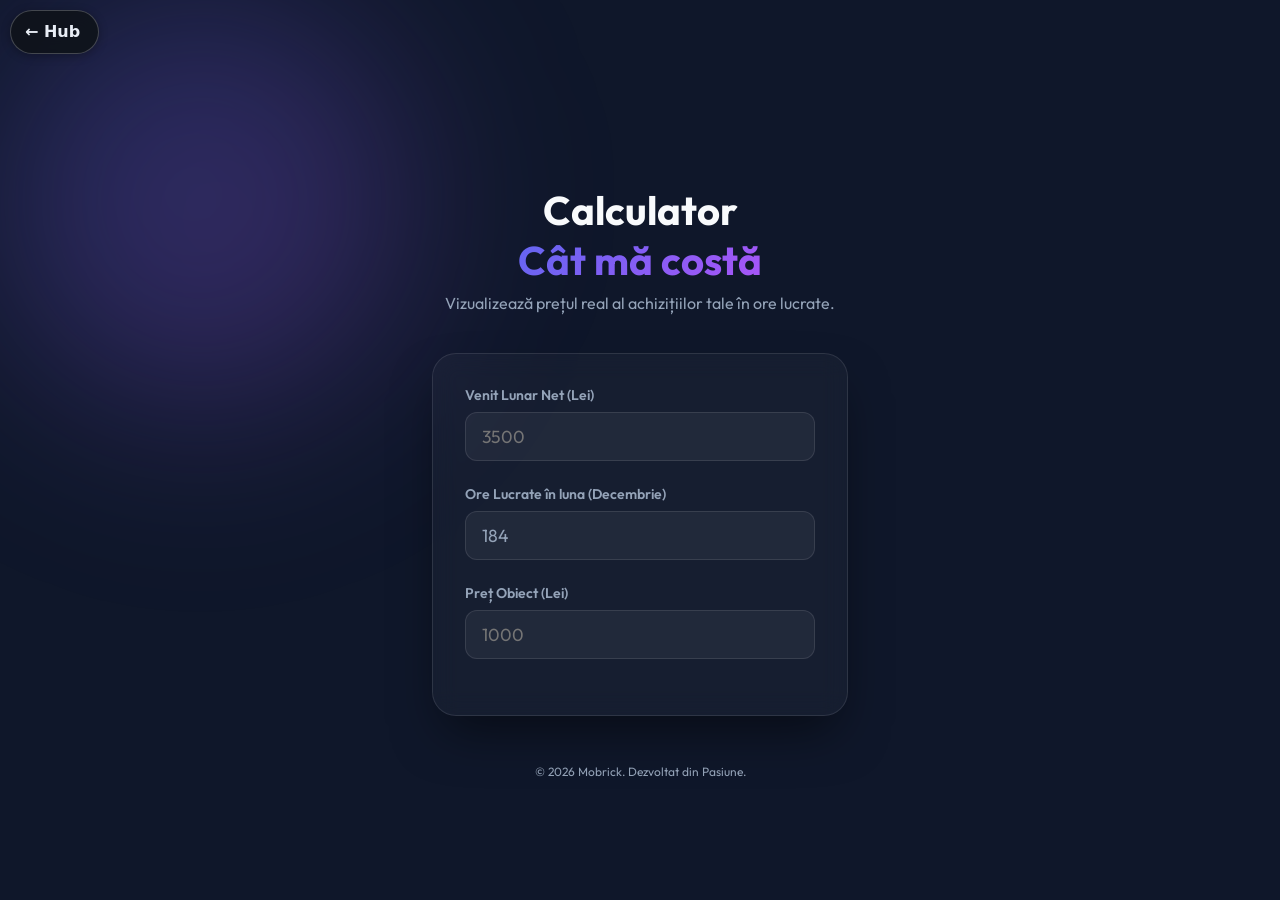
<file: mobrick/index.html>
<!DOCTYPE html>
<html lang="en">

<head>
    <meta charset="UTF-8">
    <meta name="viewport" content="width=device-width, initial-scale=1.0">
    <title>Cat ma costa - Mobrick</title>
    <meta name="description"
        content="Calculează câte zile și ore trebuie să lucrezi pentru a-ți permite orice obiect pe baza venitului tău net.">
    <link rel="stylesheet" href="style.css">
    <link rel="preconnect" href="https://fonts.googleapis.com">
    <link rel="preconnect" href="https://fonts.gstatic.com" crossorigin>
    <link href="https://fonts.googleapis.com/css2?family=Outfit:wght@300;400;600;700&display=swap" rel="stylesheet">
<style>
.hubbtn{position:fixed;top:max(10px,env(safe-area-inset-top));left:max(10px,env(safe-area-inset-left));z-index:2147483000;display:inline-flex;align-items:center;gap:6px;min-height:44px;padding:0 18px 0 14px;border-radius:999px;background:rgba(15,19,26,.9);color:#E8EDF5;border:1px solid rgba(255,255,255,.22);font:600 16px/1 system-ui,-apple-system,"Segoe UI",Roboto,sans-serif;text-decoration:none;-webkit-backdrop-filter:blur(8px);backdrop-filter:blur(8px);box-shadow:0 2px 10px rgba(0,0,0,.3);-webkit-tap-highlight-color:transparent}
.hubbtn:active{transform:scale(.96)}
.hubbtn:focus-visible{outline:3px solid #7DA2FF;outline-offset:2px}
body{box-sizing:border-box;padding-top:calc(64px + env(safe-area-inset-top))}
</style>
</head>

<body>
<a class="hubbtn" href="../index.html" aria-label="Înapoi la Hub">← Hub</a>
    <div class="blob-container">
        <div class="blob"></div>
        <div class="blob-container">
            <div class="blob"></div>
        </div>
    </div>

    <main class="container">
        <header>
            <h1>Calculator <br><span class="gradient-text">Cât mă costă</span></h1>
            <p>Vizualizează prețul real al achizițiilor tale în ore lucrate.</p>
        </header>

        <section class="calculator-card">
            <div class="input-group">
                <label for="net-income">Venit Lunar Net (Lei)</label>
                <input type="number" id="net-income" placeholder="3500" min="0">
            </div>

            <div class="input-group">
                <label for="work-hours-display">Ore Lucrate în această <label for=""></label>ună</label>
                <div id="work-hours-display" class="readonly-display">160</div>
            </div>

            <div class="input-group">
                <label for="item-price">Preț Obiect (Lei)</label>
                <input type="number" id="item-price" placeholder="1000" min="0">
            </div>

            <div id="results" class="results-container hidden">
                <div class="result-item">
                    <span class="label">Timp Necesar</span>
                    <div id="time-display" class="value">0 Zile, 0 Ore</div>
                </div>
                <div class="result-item">
                    <span class="label">Salariu pe Oră</span>
                    <div id="hourly-wage" class="value">Ron 0.00 / oră</div>
                </div>
                <div class="progress-bar-container">
                    <div id="progress-bar" class="progress-bar"></div>
                </div>
                <p class="insight" id="insight-text">Va trebui să lucrezi aproximativ 0% din lună pentru a-ți permite
                    asta.</p>
            </div>
        </section>

        <footer>
            <p>&copy; 2026 Mobrick. Dezvoltat din Pasiune.</p>
        </footer>
    </main>

    <script src="main.js"></script>
</body>

</html>
</file>
<file: mobrick/style.css>
:root {
    --primary-bg: #0f172a;
    --accent-gradient: linear-gradient(135deg, #6366f1 0%, #a855f7 100%);
    --glass-bg: rgba(255, 255, 255, 0.03);
    --glass-border: rgba(255, 255, 255, 0.1);
    --text-main: #f8fafc;
    --text-dim: #94a3b8;
    --success: #10b981;
}

* {
    margin: 0;
    padding: 0;
    box-sizing: border-box;
    font-family: 'Outfit', sans-serif;
}

body {
    background-color: var(--primary-bg);
    color: var(--text-main);
    min-height: 100vh;
    display: flex;
    justify-content: center;
    align-items: center;
    overflow-x: hidden;
}

/* Animated Background Blobs */
.blob-container {
    position: fixed;
    top: 0;
    left: 0;
    width: 100%;
    height: 100%;
    z-index: -1;
    filter: blur(80px);
}

.blob {
    position: absolute;
    width: 400px;
    height: 400px;
    background: var(--accent-gradient);
    border-radius: 50%;
    opacity: 0.15;
    animation: move 20s infinite alternate;
}

.blob:nth-child(2) {
    bottom: -100px;
    right: -100px;
    background: linear-gradient(135deg, #ec4899 0%, #8b5cf6 100%);
    animation-delay: -5s;
}

@keyframes move {
    from {
        transform: translate(0, 0) scale(1);
    }

    to {
        transform: translate(100px, 100px) scale(1.2);
    }
}

.container {
    width: 100%;
    max-width: 480px;
    padding: 2rem;
    text-align: center;
}

header h1 {
    font-size: 2.5rem;
    font-weight: 700;
    margin-bottom: 0.5rem;
}

.gradient-text {
    background: var(--accent-gradient);
    -webkit-background-clip: text;
    background-clip: text;
    -webkit-text-fill-color: transparent;
}

header p {
    color: var(--text-dim);
    font-size: 1rem;
    margin-bottom: 2.5rem;
}

.calculator-card {
    background: var(--glass-bg);
    backdrop-filter: blur(12px);
    -webkit-backdrop-filter: blur(12px);
    border: 1px solid var(--glass-border);
    border-radius: 24px;
    padding: 2rem;
    box-shadow: 0 25px 50px -12px rgba(0, 0, 0, 0.5);
}

.input-group {
    text-align: left;
    margin-bottom: 1.5rem;
}

.input-group label {
    display: block;
    font-size: 0.875rem;
    color: var(--text-dim);
    margin-bottom: 0.5rem;
    font-weight: 600;
}

.input-group input,
.readonly-display {
    width: 100%;
    background: rgba(255, 255, 255, 0.05);
    border: 1px solid var(--glass-border);
    border-radius: 12px;
    padding: 0.75rem 1rem;
    color: white;
    font-size: 1.1rem;
    transition: all 0.3s ease;
}

.readonly-display {
    color: var(--text-dim);
    font-weight: 400;
}

.input-group input:focus {
    outline: none;
    border-color: #6366f1;
    background: rgba(255, 255, 255, 0.08);
    box-shadow: 0 0 0 4px rgba(99, 102, 241, 0.1);
}

.results-container {
    margin-top: 2rem;
    padding-top: 2rem;
    border-top: 1px solid var(--glass-border);
    transition: opacity 0.5s ease, transform 0.5s ease;
}

.results-container.hidden {
    display: none;
    opacity: 0;
    transform: translateY(10px);
}

.result-item {
    display: flex;
    justify-content: space-between;
    align-items: center;
    margin-bottom: 1rem;
}

.result-item .label {
    color: var(--text-dim);
    font-size: 0.9rem;
}

.result-item .value {
    font-weight: 700;
    font-size: 1.25rem;
    color: var(--text-main);
    display: flex;
    flex-wrap: wrap;
    gap: 0.5rem;
    justify-content: flex-end;
}

.time-badge {
    background: var(--accent-gradient);
    border: none;
    padding: 0.4rem 0.8rem;
    border-radius: 12px;
    font-size: 0.9rem;
    color: var(--text-main);
    display: flex;
    align-items: center;
    transition: all 0.3s ease;
    cursor: default;
    box-shadow: 0 4px 6px -1px rgba(0, 0, 0, 0.2);
    font-weight: 600;
}

.time-badge:hover {
    filter: brightness(1.1);
    transform: translateY(-2px);
}

.progress-bar-container {
    width: 100%;
    height: 8px;
    background: rgba(255, 255, 255, 0.05);
    border-radius: 10px;
    margin: 1.5rem 0 1rem;
    overflow: hidden;
}

.progress-bar {
    height: 100%;
    width: 0%;
    background: var(--accent-gradient);
    border-radius: 10px;
    transition: width 0.5s cubic-bezier(0.4, 0, 0.2, 1);
}

.insight {
    font-size: 0.875rem;
    color: var(--text-dim);
    line-height: 1.5;
}

footer {
    margin-top: 3rem;
    font-size: 0.75rem;
    color: var(--text-dim);
}

/* Animations */
@keyframes fadeInUp {
    from {
        opacity: 0;
        transform: translateY(20px);
    }

    to {
        opacity: 1;
        transform: translateY(0);
    }
}

.calculator-card {
    animation: fadeInUp 0.8s ease-out forwards;
}
</file>
